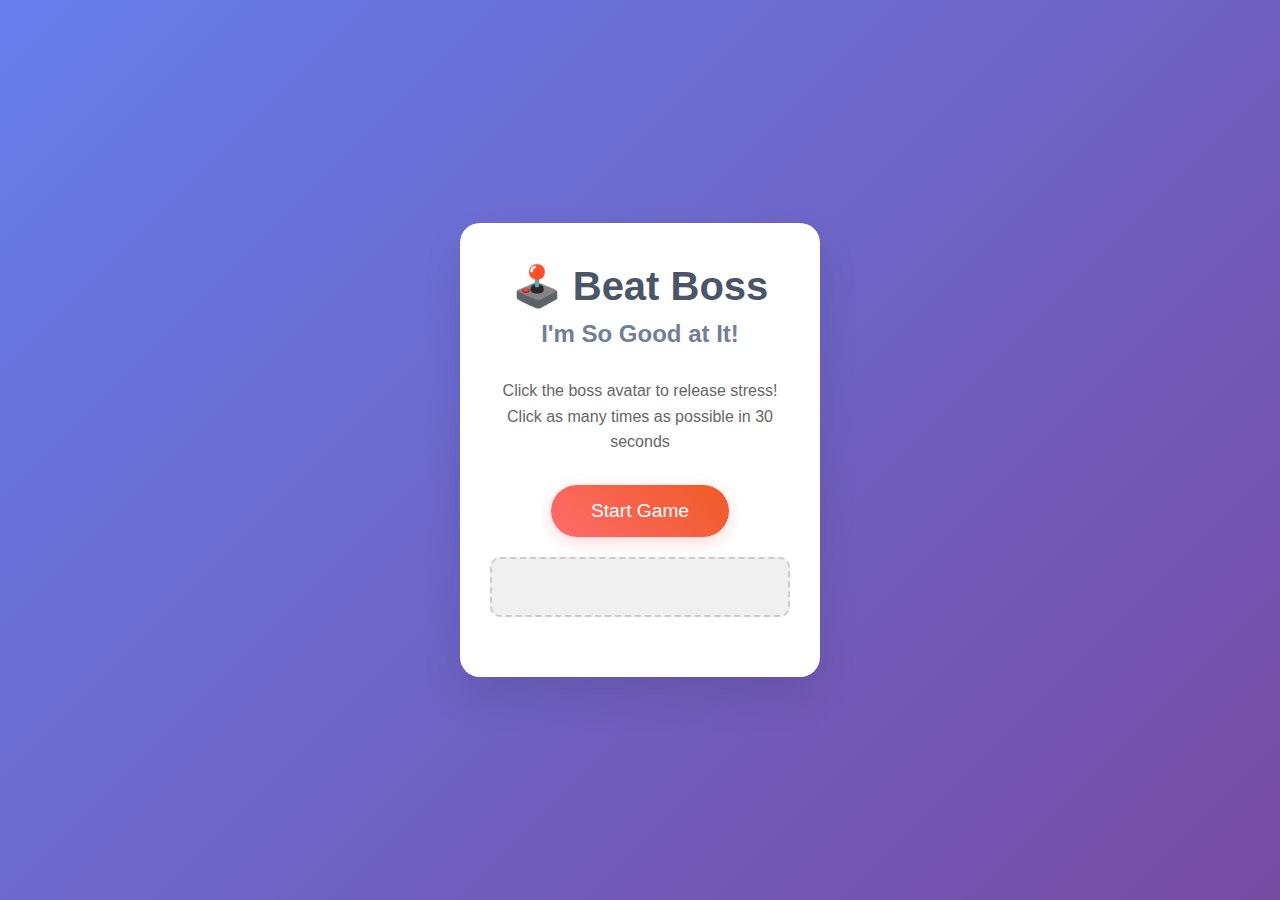
<file: index.html>
<!DOCTYPE html>
<html lang="en-US">
<head>
    <script async src="https://pagead2.googlesyndication.com/pagead/js/adsbygoogle.js?client=ca-pub-9742317454834967"
     crossorigin="anonymous"></script>
    <meta charset="UTF-8">
    <meta name="viewport" content="width=device-width, initial-scale=1.0">
    <title>Beat Boss: I'm So Good at It</title>
    <!-- 2. Google Analytics (GA4) - 建议优先加载 -->
    <script async src="https://www.googletagmanager.com/gtag/js?id=G-KRLL4XW1YB"></script>
    <script>
      window.dataLayer = window.dataLayer || [];
      function gtag(){dataLayer.push(arguments);}
      gtag('js', new Date());
      gtag('config', 'G-KRLL4XW1YB');
    </script>
    <!-- 3. Microsoft Clarity -->
    <script type="text/javascript">
      (function(c,l,a,r,i,t,y){
        c[a]=c[a]||function(){(c[a].q=c[a].q||[]).push(arguments)};
        t=l.createElement(r);t.async=1;t.src="https://www.clarity.ms/tag/"+i;
        y=l.getElementsByTagName(r)[0];y.parentNode.insertBefore(t,y);
      })(window, document, "clarity", "script", "rxve9lqddp");
    </script>
    <style>
        /* 全局样式 */
        * {
            margin: 0;
            padding: 0;
            box-sizing: border-box;
        }

        body {
            font-family: 'Arial', sans-serif;
            background: linear-gradient(135deg, #667eea 0%, #764ba2 100%);
            min-height: 100vh;
            display: flex;
            align-items: center;
            justify-content: center;
            color: #333;
        }

        .container {
            width: 100%;
            max-width: 400px;
            padding: 20px;
        }

        /* 主页样式 */
        .home-screen {
            background: white;
            border-radius: 20px;
            padding: 40px 30px;
            text-align: center;
            box-shadow: 0 20px 40px rgba(0,0,0,0.1);
            animation: fadeIn 0.8s ease-out;
        }

        .game-logo h1 {
            font-size: 2.5em;
            margin-bottom: 10px;
            color: #4a5568;
        }

        .game-logo h2 {
            font-size: 1.5em;
            color: #718096;
            margin-bottom: 30px;
        }

        .game-description {
            margin-bottom: 30px;
            color: #666;
            line-height: 1.6;
        }

        .start-btn {
            background: linear-gradient(45deg, #ff6b6b, #ee5a24);
            color: white;
            border: none;
            padding: 15px 40px;
            font-size: 1.2em;
            border-radius: 50px;
            cursor: pointer;
            transition: all 0.3s ease;
            box-shadow: 0 4px 15px rgba(255, 107, 107, 0.3);
        }

        .start-btn:hover {
            transform: translateY(-2px);
            box-shadow: 0 6px 20px rgba(255, 107, 107, 0.4);
        }

        /* 游戏页面样式 */
        .game-screen {
            background: white;
            border-radius: 20px;
            padding: 20px;
            text-align: center;
            box-shadow: 0 20px 40px rgba(0,0,0,0.1);
            animation: fadeIn 0.8s ease-out;
            display: none;
        }

        .game-header {
            display: flex;
            justify-content: space-between;
            margin-bottom: 20px;
            padding: 15px;
            background: #f8f9fa;
            border-radius: 15px;
            position: relative;
            z-index: 20;
        }

        .timer, .score {
            font-size: 1.1em;
            font-weight: bold;
            color: #4a5568;
        }

        .game-area {
            margin: 80px 0 40px 0;
            position: relative;
        }

        .boss-container {
            position: relative;
            display: inline-block;
            z-index: 10;
        }

        .boss-avatar {
            font-size: 6em;
            cursor: pointer;
            user-select: none;
            transition: all 0.1s ease;
            display: flex;
            flex-direction: column;
            align-items: center;
            padding: 20px;
            border-radius: 20px;
            background: #f8f9fa;
            box-shadow: 0 8px 25px rgba(0,0,0,0.1);
        }

        .boss-avatar:hover {
            transform: scale(1.05);
        }

        .boss-avatar:active {
            transform: scale(0.95);
        }

        .boss-face {
            margin-bottom: 10px;
        }

        .speech-bubble {
            position: absolute;
            top: -50px;
            left: 50%;
            transform: translateX(-50%);
            background: #333;
            color: white;
            padding: 8px 12px;
            border-radius: 15px;
            font-size: 0.8em;
            opacity: 0;
            transition: all 0.3s ease;
            white-space: normal;
            z-index: 15;
            max-width: 260px;
            min-width: 160px;
            text-align: center;
            line-height: 1.2;
            word-wrap: break-word;
        }

        .speech-bubble::after {
            content: '';
            position: absolute;
            bottom: -8px;
            left: 50%;
            transform: translateX(-50%);
            border-left: 8px solid transparent;
            border-right: 8px solid transparent;
            border-top: 8px solid #333;
        }

        .speech-bubble.show {
            opacity: 1;
            transform: translateX(-50%) translateY(-5px);
        }

        .game-instructions {
            color: #666;
            font-size: 0.9em;
        }

        /* 结果页面样式 */
        .result-screen {
            background: white;
            border-radius: 20px;
            padding: 30px;
            text-align: center;
            box-shadow: 0 20px 40px rgba(0,0,0,0.1);
            animation: fadeIn 0.8s ease-out;
            display: none;
        }

        .result-header h1 {
            color: #4a5568;
            margin-bottom: 30px;
        }

        .result-stats {
            margin-bottom: 30px;
        }

        .stat-item {
            margin-bottom: 20px;
            padding: 15px;
            background: #f8f9fa;
            border-radius: 15px;
        }

        .stat-label {
            font-size: 0.9em;
            color: #666;
            margin-bottom: 5px;
        }

        .stat-value {
            font-size: 2em;
            font-weight: bold;
            color: #4a5568;
        }

        .rank-display {
            margin: 30px 0;
            padding: 25px;
            background: linear-gradient(135deg, #667eea 0%, #764ba2 100%);
            border-radius: 20px;
            color: white;
        }

        .rank-title {
            font-size: 1.5em;
            font-weight: bold;
            margin-bottom: 10px;
        }

        .rank-emoji {
            font-size: 3em;
            margin: 15px 0;
        }

        .rank-description {
            font-size: 1.1em;
            opacity: 0.9;
        }

        .result-actions {
            display: flex;
            flex-direction: column;
            gap: 15px;
        }

        .play-again-btn, .share-btn, .home-btn {
            padding: 15px 30px;
            border: none;
            border-radius: 50px;
            font-size: 1.1em;
            cursor: pointer;
            transition: all 0.3s ease;
        }

        .play-again-btn {
            background: linear-gradient(45deg, #ff6b6b, #ee5a24);
            color: white;
            box-shadow: 0 4px 15px rgba(255, 107, 107, 0.3);
        }

        .share-btn {
            background: linear-gradient(45deg, #4ecdc4, #44a08d);
            color: white;
            box-shadow: 0 4px 15px rgba(78, 205, 196, 0.3);
        }

        .home-btn {
            background: #f8f9fa;
            color: #4a5568;
            border: 2px solid #e2e8f0;
        }

        .play-again-btn:hover, .share-btn:hover, .home-btn:hover {
            transform: translateY(-2px);
        }

        /* 动画效果 */
        @keyframes fadeIn {
            from {
                opacity: 0;
                transform: translateY(20px);
            }
            to {
                opacity: 1;
                transform: translateY(0);
            }
        }

        @keyframes shake {
            0%, 100% { transform: translateX(0); }
            25% { transform: translateX(-5px); }
            75% { transform: translateX(5px); }
        }

        @keyframes bounce {
            0%, 100% { transform: scale(1); }
            50% { transform: scale(1.1); }
        }

        .shake {
            animation: shake 0.3s ease-in-out;
        }

        .bounce {
            animation: bounce 0.3s ease-in-out;
        }

        /* 响应式设计 */
        @media (max-width: 480px) {
            .container {
                padding: 10px;
            }
            
            .boss-avatar {
                font-size: 5em;
            }
            
            .game-header {
                flex-direction: column;
                gap: 10px;
                text-align: center;
                margin-bottom: 15px;
            }
            
            .game-area {
                margin: 60px 0 30px 0;
            }
            
            .result-actions {
                gap: 10px;
            }
            
            /* 移动端speech bubble样式调整 */
            .speech-bubble {
                top: -40px;
                font-size: 0.7em;
                max-width: 85%;
                min-width: 140px;
                padding: 6px 10px;
                line-height: 1.1;
                z-index: 18;
            }
            
            .speech-bubble.show {
                transform: translateX(-50%) translateY(-3px);
            }
        }

        /* Ad placeholder */
        .ad-slot {
            width: 100%;
            height: 60px;
            background: #f0f0f0;
            border: 2px dashed #ccc;
            display: flex;
            align-items: center;
            justify-content: center;
            color: #999;
            font-size: 0.8em;
            margin: 20px 0;
            border-radius: 10px;
        }

        /* 隐藏页面样式 */
        .screen {
            display: none;
        }

        .screen.active {
            display: block;
        }
    </style>
</head>
<body>
    <div class="container">
        <!-- 主页 -->
        <div class="home-screen screen active" id="homeScreen">
            <div class="game-logo">
                <h1>🕹️ Beat Boss</h1>
                <h2>I'm So Good at It!</h2>
            </div>
            <div class="game-description">
                <p>Click the boss avatar to release stress!</p>
                <p>Click as many times as possible in 30 seconds</p>
            </div>
            <button class="start-btn" onclick="startGame()">Start Game</button>
            
            <!-- Ad placeholder -->
            <div class="ad-slot">
            <script async src="https://pagead2.googlesyndication.com/pagead/js/adsbygoogle.js?client=ca-pub-9742317454834967"
     crossorigin="anonymous"></script>
            </div>
        </div>

        <!-- 游戏页面 -->
        <div class="game-screen screen" id="gameScreen">
            <div class="game-header">
                <div class="timer">
                    <span>⏱️ Time: <span id="countdown">30</span>s</span>
                </div>
                <div class="score">
                    <span>🔢 Score: <span id="score">0</span></span>
                </div>
            </div>
            
            <div class="game-area">
                <div class="boss-container">
                    <div class="boss-avatar" id="boss" onclick="hitBoss()">
                        <div class="boss-face">😠</div>
                        <div class="boss-body">👔</div>
                    </div>
                    <div class="speech-bubble" id="speechBubble"></div>
                </div>
            </div>
            
            <div class="game-instructions">
                <p>Click the boss like crazy to release stress!</p>
            </div>
        </div>

        <!-- 结果页面 -->
        <div class="result-screen screen" id="resultScreen">
            <div class="result-header">
                <h1>🎉 Game Over!</h1>
            </div>
            
            <div class="result-stats">
                <div class="stat-item">
                    <div class="stat-label">Total Hits</div>
                    <div class="stat-value" id="finalScore">0</div>
                </div>
                
                <div class="stat-item">
                    <div class="stat-label">Stress Relief Score</div>
                    <div class="stat-value" id="stressScore">0.0</div>
                </div>
                
                <div class="rank-display">
                    <div class="rank-title" id="rankTitle">Lazy Intern</div>
                    <div class="rank-emoji" id="rankEmoji">😐</div>
                    <div class="rank-description" id="rankDescription">Need more effort</div>
                </div>
            </div>
            
            <div class="result-actions">
                <button class="play-again-btn" onclick="playAgain()">Play Again</button>
                <button class="share-btn" onclick="shareScore()">Share Score</button>
                <button class="home-btn" onclick="goHome()">Home</button>
            </div>
        </div>
    </div>

    <script>
        // 游戏状态
        let gameState = {
            score: 0,
            timeLeft: 30,
            gameTimer: null,
            isGameActive: false
        };

        // Boss quotes
        const bossQuotes = [
            "Where's my raise, huh?",
            "Stop scheduling 8am meetings!",
            "I'm not your therapist!",
            "Say 'circle back' one more time!",
            "My PTO was approved!",
            "Work-life balance? What balance?",
            "Micromanage THIS!",
            "No more unpaid overtime!",
            "Delete my weekend tasks!",
            "This is for every 'quick sync' ever!",
            "I'm not paid enough for this!",
            "That's it, I'm going freelance!",
            "You can't gaslight me forever!",
            "Don't CC me on nonsense!",
            "Get your own coffee!",
            "One more spreadsheet and I scream!",
            "I muted you on Slack!",
            "Take your toxic culture and go!",
            "Performance review? Review THIS!",
            "You call this 'leadership'?"
        ];

        // Ranking system
        const rankSystem = [
            { min: 0, max: 49, title: "Lazy Intern", emoji: "😐", description: "Need more effort" },
            { min: 50, max: 99, title: "Cubicle Warrior", emoji: "🙂", description: "Feeling better" },
            { min: 100, max: 149, title: "Office Terminator", emoji: "😎", description: "Solid smash" },
            { min: 150, max: 199, title: "Stress Buster Pro", emoji: "😤", description: "Excellent relief" },
            { min: 200, max: Infinity, title: "Boss Destroyer", emoji: "🤯", description: "Maximum smash" }
        ];

        // 页面切换函数
        function showScreen(screenName) {
            // 隐藏所有页面
            document.querySelectorAll('.screen').forEach(screen => {
                screen.classList.remove('active');
            });
            
            // 显示指定页面
            document.getElementById(screenName).classList.add('active');
        }

        // Start game
        function startGame() {
            showScreen('gameScreen');
            initializeGame();
        }

        // Initialize game
        function initializeGame() {
            gameState.score = 0;
            gameState.timeLeft = 30;
            gameState.isGameActive = true;
            
            updateDisplay();
            startTimer();
            
            // Add keyboard support
            document.addEventListener('keydown', function(e) {
                if (e.code === 'Space' && gameState.isGameActive) {
                    e.preventDefault();
                    hitBoss();
                }
            });
        }

        // Start timer
        function startTimer() {
            gameState.gameTimer = setInterval(function() {
                gameState.timeLeft--;
                updateDisplay();
                
                if (gameState.timeLeft <= 0) {
                    endGame();
                }
            }, 1000);
        }

        // Hit boss
        function hitBoss() {
            if (!gameState.isGameActive) return;
            
            gameState.score++;
            updateDisplay();
            
            // Add animation effect
            const boss = document.getElementById('boss');
            boss.classList.add('shake');
            setTimeout(() => boss.classList.remove('shake'), 300);
            
            // Show random quote
            showBossQuote();
            
            // Change boss expression
            changeBossExpression();
        }

        // Show boss quote
        function showBossQuote() {
            const speechBubble = document.getElementById('speechBubble');
            if (!speechBubble) {
                console.error('Speech bubble element not found!');
                return;
            }
            
            const randomQuote = bossQuotes[Math.floor(Math.random() * bossQuotes.length)];
            
            // 确保先清除之前的show类
            speechBubble.classList.remove('show');
            
            // 设置文本内容
            speechBubble.textContent = randomQuote;
            
            // 稍微延迟添加show类，确保过渡动画正常
            setTimeout(() => {
                speechBubble.classList.add('show');
            }, 10);
            
            // 设置隐藏的定时器
            setTimeout(() => {
                speechBubble.classList.remove('show');
            }, 2500);
        }

        // Change boss expression
        function changeBossExpression() {
            const bossFace = document.querySelector('.boss-face');
            const expressions = ['😠', '😡', '🤬', '😤', '😵', '🥴', '😰'];
            const randomExpression = expressions[Math.floor(Math.random() * expressions.length)];
            
            bossFace.textContent = randomExpression;
            
            // Restore original expression after 2 seconds
            setTimeout(() => {
                bossFace.textContent = '😠';
            }, 2000);
        }

        // Update display
        function updateDisplay() {
            const countdownElement = document.getElementById('countdown');
            const scoreElement = document.getElementById('score');
            
            if (countdownElement) countdownElement.textContent = gameState.timeLeft;
            if (scoreElement) scoreElement.textContent = gameState.score;
        }

        // End game
        function endGame() {
            gameState.isGameActive = false;
            clearInterval(gameState.gameTimer);
            
            // Save score to local storage
            localStorage.setItem('gameScore', gameState.score);
            localStorage.setItem('gameTime', new Date().toISOString());
            
            // Redirect to results page
            setTimeout(() => {
                showScreen('resultScreen');
                displayResults();
            }, 1000);
        }

        // Display results
        function displayResults() {
            const score = parseInt(localStorage.getItem('gameScore')) || 0;
            const stressScore = (score / 30).toFixed(1); // Clicks per second
            
            // Update score display
            document.getElementById('finalScore').textContent = score;
            document.getElementById('stressScore').textContent = stressScore;
            
            // Calculate rank
            const rank = calculateRank(score);
            document.getElementById('rankTitle').textContent = rank.title;
            document.getElementById('rankEmoji').textContent = rank.emoji;
            document.getElementById('rankDescription').textContent = rank.description;
            
            // Add animation effects
            animateResults();
        }

        // Calculate rank
        function calculateRank(score) {
            for (let rank of rankSystem) {
                if (score >= rank.min && score <= rank.max) {
                    return rank;
                }
            }
            return rankSystem[0]; // Default to first rank
        }

        // Results page animation
        function animateResults() {
            const statValues = document.querySelectorAll('.stat-value');
            statValues.forEach((element, index) => {
                setTimeout(() => {
                    element.classList.add('bounce');
                }, index * 200);
            });
        }

        // Play again
        function playAgain() {
            showScreen('gameScreen');
            initializeGame();
        }

        // Share score
        function shareScore() {
            const score = parseInt(localStorage.getItem('gameScore')) || 0;
            const rank = calculateRank(score);
            const shareText = `I scored ${score} points in "Beat Boss" game and achieved the rank "${rank.title}"! ${rank.emoji} Can you beat my score?`;
            
            if (navigator.share) {
                // Use native share API (mobile devices)
                navigator.share({
                    title: 'Beat Boss - My Score',
                    text: shareText,
                    url: window.location.origin
                });
            } else {
                // Copy to clipboard
                if (navigator.clipboard) {
                    navigator.clipboard.writeText(shareText).then(() => {
                        alert('Score copied to clipboard!');
                    });
                } else {
                    // Fallback method
                    const textArea = document.createElement('textarea');
                    textArea.value = shareText;
                    document.body.appendChild(textArea);
                    textArea.select();
                    document.execCommand('copy');
                    document.body.removeChild(textArea);
                    alert('Score copied to clipboard!');
                }
            }
        }

        // Go home
        function goHome() {
            showScreen('homeScreen');
        }

        // Add touch support (mobile devices)
        document.addEventListener('touchstart', function(e) {
            if (e.target.id === 'boss' && gameState.isGameActive) {
                e.preventDefault();
                hitBoss();
            }
        });

        // Prevent double-tap zoom (mobile devices)
        document.addEventListener('touchend', function(e) {
            if (e.target.id === 'boss') {
                e.preventDefault();
            }
        });

        // Page Visibility API - pause game when page is not visible
        document.addEventListener('visibilitychange', function() {
            if (document.hidden && gameState.isGameActive) {
                // Pause when page is hidden
                if (gameState.gameTimer) {
                    clearInterval(gameState.gameTimer);
                }
            } else if (!document.hidden && gameState.isGameActive && gameState.timeLeft > 0) {
                // Resume when page is visible
                startTimer();
            }
        });

        // Error handling
        window.addEventListener('error', function(e) {
            console.error('Game error:', e.error);
        });
    </script>
    <script async src="https://pagead2.googlesyndication.com/pagead/js/adsbygoogle.js?client=ca-pub-9742317454834967"
     crossorigin="anonymous"></script>
<!-- 广告1 -->
<ins class="adsbygoogle"
     style="display:block"
     data-ad-client="ca-pub-9742317454834967"
     data-ad-slot="4355597227"
     data-ad-format="auto"
     data-full-width-responsive="true"></ins>
<script>
     (adsbygoogle = window.adsbygoogle || []).push({});
</script>
</body>
</html>
</file>
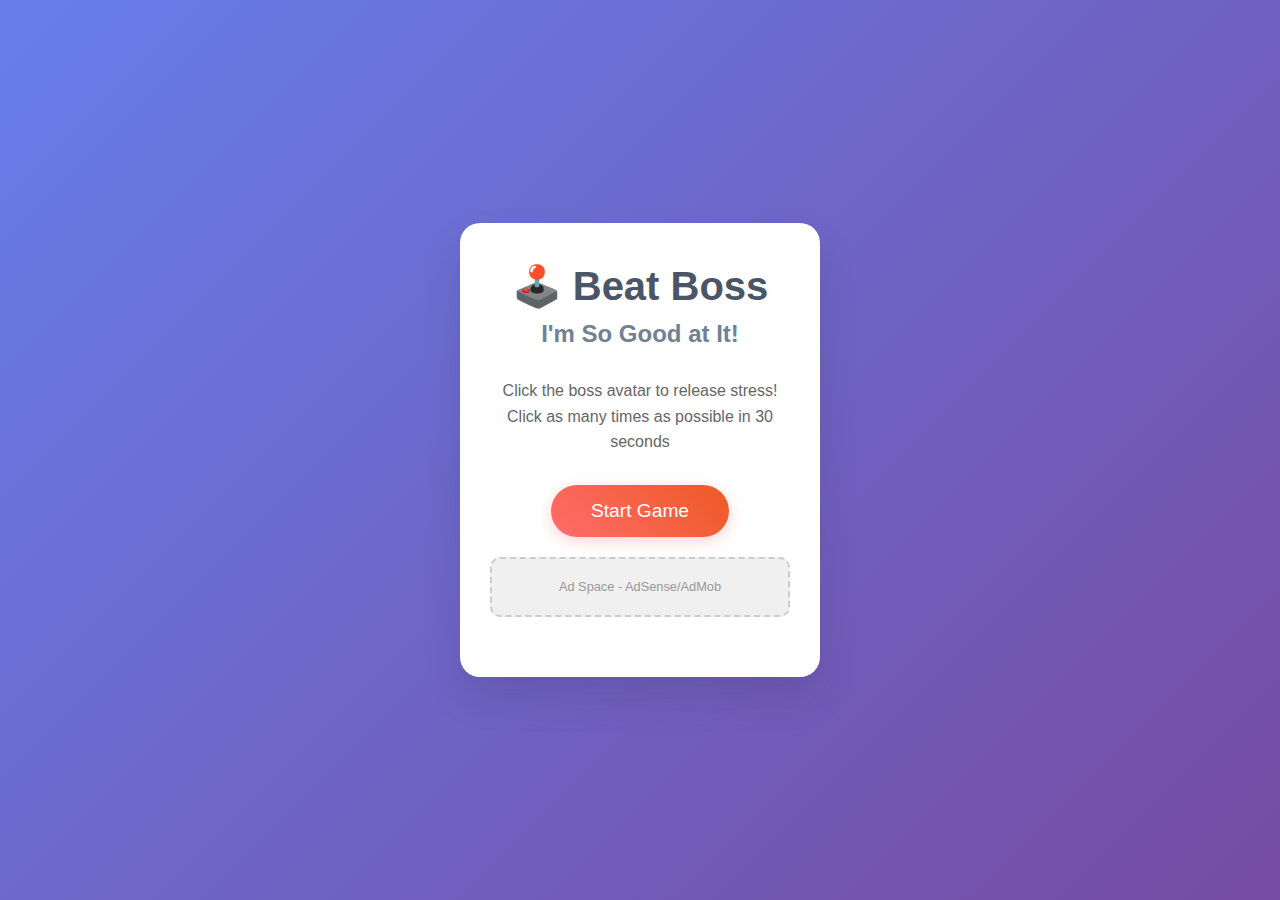
<file: BeatBoss/index.html>
<!DOCTYPE html>
<html lang="en-US">
<head>
    <meta charset="UTF-8">
    <meta name="viewport" content="width=device-width, initial-scale=1.0">
    <title>Beat Boss: I'm So Good at It</title>
    <link rel="stylesheet" href="style.css">
</head>
<body>
    <div class="container">
        <div class="home-screen">
            <div class="game-logo">
                <h1>🕹️ Beat Boss</h1>
                <h2>I'm So Good at It!</h2>
            </div>
            <div class="game-description">
                <p>Click the boss avatar to release stress!</p>
                <p>Click as many times as possible in 30 seconds</p>
            </div>
            <button class="start-btn" onclick="startGame()">Start Game</button>
            
            <!-- Ad placeholder -->
            <div class="ad-slot">
                Ad Space - AdSense/AdMob
            </div>
        </div>
    </div>
    <script src="main.js"></script>
</body>
</html>
</file>
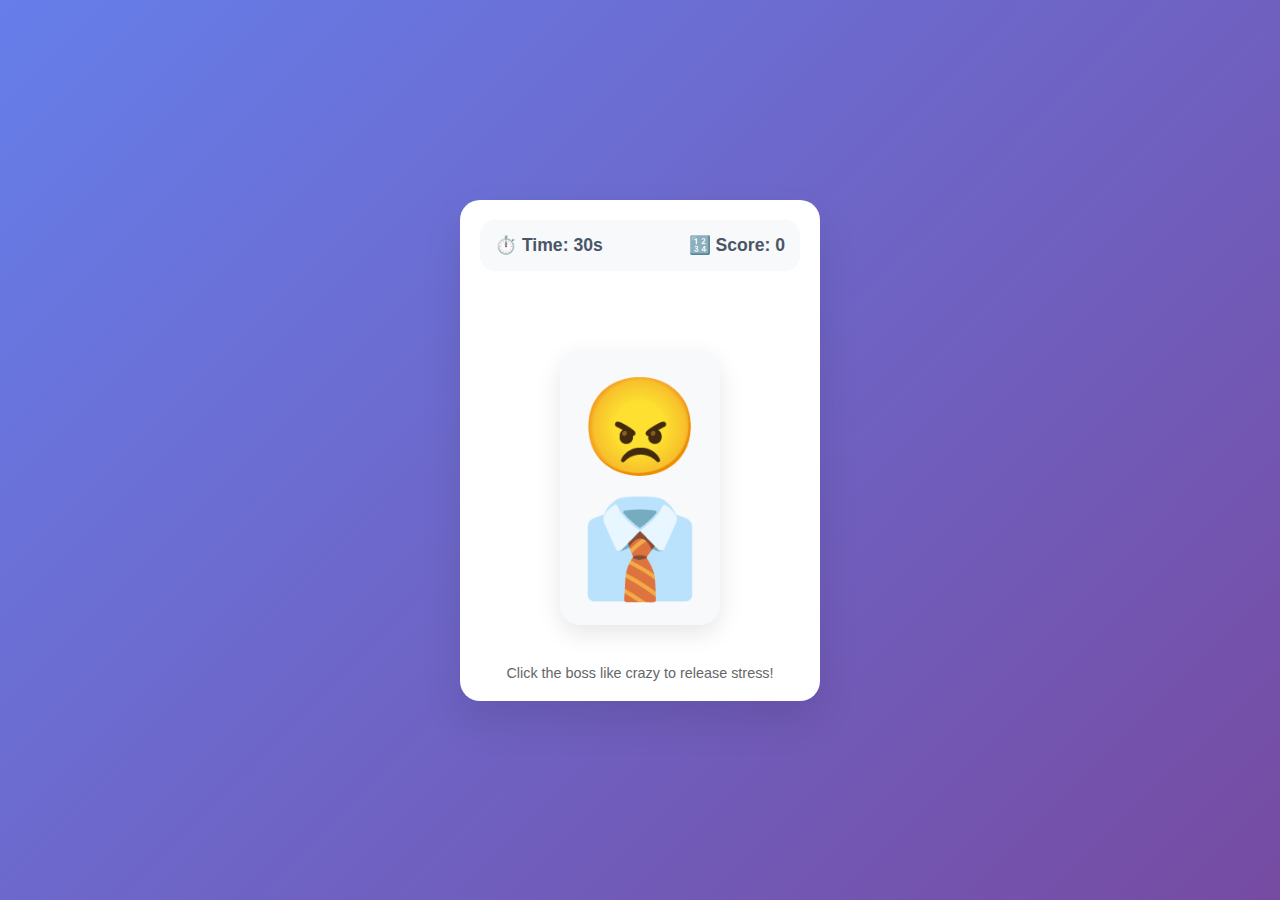
<file: game.html>
<!DOCTYPE html>
<html lang="en-US">
<head>
    <meta charset="UTF-8">
    <meta name="viewport" content="width=device-width, initial-scale=1.0">
    <title>Beat Boss - Playing</title>
    <link rel="stylesheet" href="style.css">
</head>
<body>
    <div class="container">
        <div class="game-screen">
            <div class="game-header">
                <div class="timer">
                    <span>⏱️ Time: <span id="countdown">30</span>s</span>
                </div>
                <div class="score">
                    <span>🔢 Score: <span id="score">0</span></span>
                </div>
            </div>
            
            <div class="game-area">
                <div class="boss-container">
                    <div class="boss-avatar" id="boss" onclick="hitBoss()">
                        <div class="boss-face">😠</div>
                        <div class="boss-body">👔</div>
                    </div>
                    <div class="speech-bubble" id="speechBubble"></div>
                </div>
            </div>
            
            <div class="game-instructions">
                <p>Click the boss like crazy to release stress!</p>
            </div>
        </div>
    </div>
    <script src="main.js"></script>
</body>
</html>
</file>
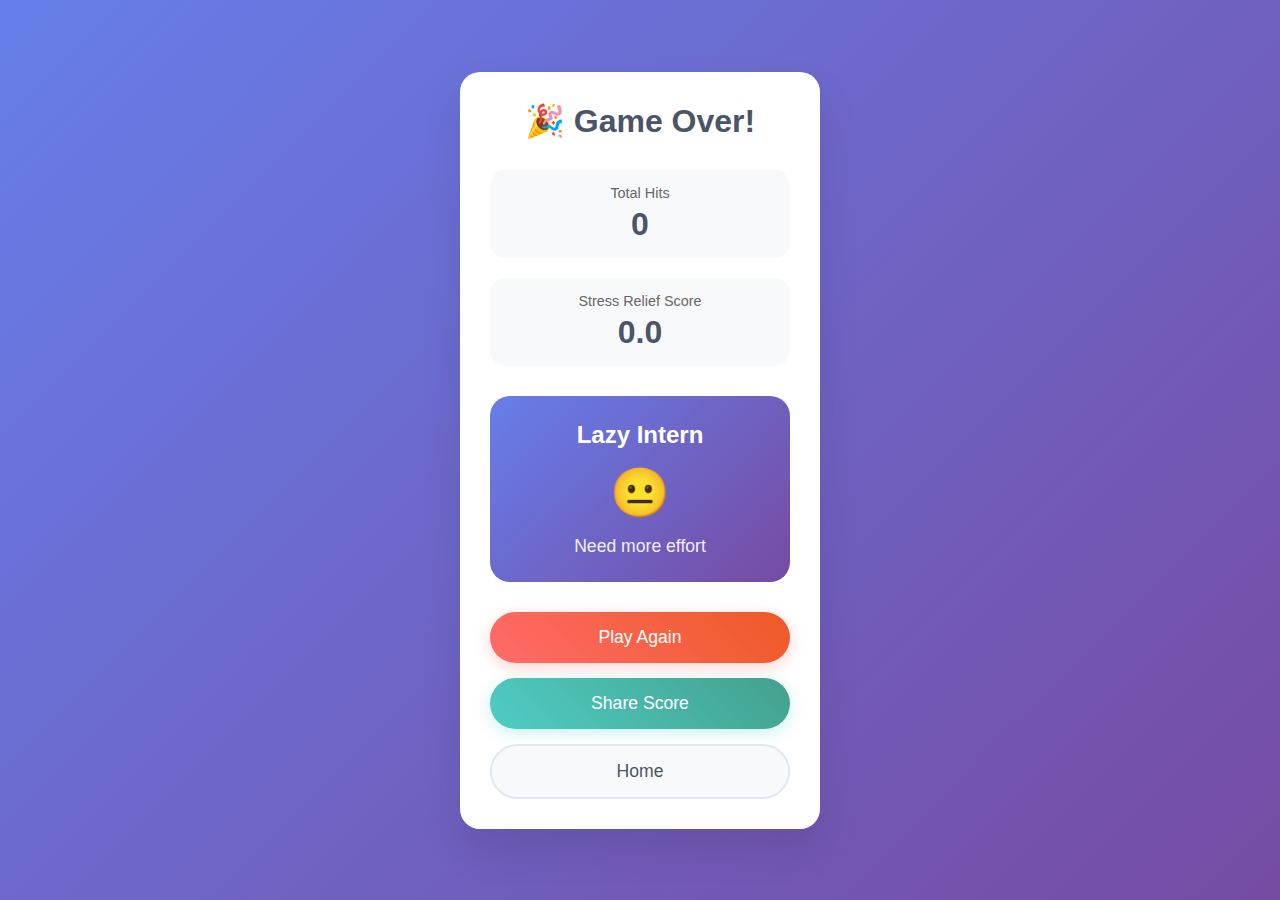
<file: result.html>
<!DOCTYPE html>
<html lang="en-US">
<head>
    <meta charset="UTF-8">
    <meta name="viewport" content="width=device-width, initial-scale=1.0">
    <title>Beat Boss - Results</title>
    <link rel="stylesheet" href="style.css">
</head>
<body>
    <div class="container">
        <div class="result-screen">
            <div class="result-header">
                <h1>🎉 Game Over!</h1>
            </div>
            
            <div class="result-stats">
                <div class="stat-item">
                    <div class="stat-label">Total Hits</div>
                    <div class="stat-value" id="finalScore">0</div>
                </div>
                
                <div class="stat-item">
                    <div class="stat-label">Stress Relief Score</div>
                    <div class="stat-value" id="stressScore">0.0</div>
                </div>
                
                <div class="rank-display">
                    <div class="rank-title" id="rankTitle">Lazy Intern</div>
                    <div class="rank-emoji" id="rankEmoji">😐</div>
                    <div class="rank-description" id="rankDescription">Need more effort</div>
                </div>
            </div>
            
            <div class="result-actions">
                <button class="play-again-btn" onclick="playAgain()">Play Again</button>
                <button class="share-btn" onclick="shareScore()">Share Score</button>
                <button class="home-btn" onclick="goHome()">Home</button>
            </div>
        </div>
    </div>
    <script src="main.js"></script>
</body>
</html>
</file>
<file: BeatBoss/style.css>
/* 全局样式 */
* {
    margin: 0;
    padding: 0;
    box-sizing: border-box;
}

body {
    font-family: 'Arial', sans-serif;
    background: linear-gradient(135deg, #667eea 0%, #764ba2 100%);
    min-height: 100vh;
    display: flex;
    align-items: center;
    justify-content: center;
    color: #333;
}

.container {
    width: 100%;
    max-width: 400px;
    padding: 20px;
}

/* 主页样式 */
.home-screen {
    background: white;
    border-radius: 20px;
    padding: 40px 30px;
    text-align: center;
    box-shadow: 0 20px 40px rgba(0,0,0,0.1);
    animation: fadeIn 0.8s ease-out;
}

.game-logo h1 {
    font-size: 2.5em;
    margin-bottom: 10px;
    color: #4a5568;
}

.game-logo h2 {
    font-size: 1.5em;
    color: #718096;
    margin-bottom: 30px;
}

.game-description {
    margin-bottom: 30px;
    color: #666;
    line-height: 1.6;
}

.start-btn {
    background: linear-gradient(45deg, #ff6b6b, #ee5a24);
    color: white;
    border: none;
    padding: 15px 40px;
    font-size: 1.2em;
    border-radius: 50px;
    cursor: pointer;
    transition: all 0.3s ease;
    box-shadow: 0 4px 15px rgba(255, 107, 107, 0.3);
}

.start-btn:hover {
    transform: translateY(-2px);
    box-shadow: 0 6px 20px rgba(255, 107, 107, 0.4);
}

/* 游戏页面样式 */
.game-screen {
    background: white;
    border-radius: 20px;
    padding: 20px;
    text-align: center;
    box-shadow: 0 20px 40px rgba(0,0,0,0.1);
    animation: fadeIn 0.8s ease-out;
}

.game-header {
    display: flex;
    justify-content: space-between;
    margin-bottom: 30px;
    padding: 15px;
    background: #f8f9fa;
    border-radius: 15px;
}

.timer, .score {
    font-size: 1.1em;
    font-weight: bold;
    color: #4a5568;
}

.game-area {
    margin: 40px 0;
    position: relative;
}

.boss-container {
    position: relative;
    display: inline-block;
}

.boss-avatar {
    font-size: 6em;
    cursor: pointer;
    user-select: none;
    transition: all 0.1s ease;
    display: flex;
    flex-direction: column;
    align-items: center;
    padding: 20px;
    border-radius: 20px;
    background: #f8f9fa;
    box-shadow: 0 8px 25px rgba(0,0,0,0.1);
}

.boss-avatar:hover {
    transform: scale(1.05);
}

.boss-avatar:active {
    transform: scale(0.95);
}

.boss-face {
    margin-bottom: 10px;
}

.speech-bubble {
    position: absolute;
    top: -60px;
    left: 50%;
    transform: translateX(-50%);
    background: #333;
    color: white;
    padding: 10px 15px;
    border-radius: 20px;
    font-size: 0.9em;
    opacity: 0;
    transition: all 0.3s ease;
    white-space: nowrap;
    z-index: 10;
}

.speech-bubble::after {
    content: '';
    position: absolute;
    bottom: -8px;
    left: 50%;
    transform: translateX(-50%);
    border-left: 8px solid transparent;
    border-right: 8px solid transparent;
    border-top: 8px solid #333;
}

.speech-bubble.show {
    opacity: 1;
    transform: translateX(-50%) translateY(-10px);
}

.game-instructions {
    color: #666;
    font-size: 0.9em;
}

/* 结果页面样式 */
.result-screen {
    background: white;
    border-radius: 20px;
    padding: 30px;
    text-align: center;
    box-shadow: 0 20px 40px rgba(0,0,0,0.1);
    animation: fadeIn 0.8s ease-out;
}

.result-header h1 {
    color: #4a5568;
    margin-bottom: 30px;
}

.result-stats {
    margin-bottom: 30px;
}

.stat-item {
    margin-bottom: 20px;
    padding: 15px;
    background: #f8f9fa;
    border-radius: 15px;
}

.stat-label {
    font-size: 0.9em;
    color: #666;
    margin-bottom: 5px;
}

.stat-value {
    font-size: 2em;
    font-weight: bold;
    color: #4a5568;
}

.rank-display {
    margin: 30px 0;
    padding: 25px;
    background: linear-gradient(135deg, #667eea 0%, #764ba2 100%);
    border-radius: 20px;
    color: white;
}

.rank-title {
    font-size: 1.5em;
    font-weight: bold;
    margin-bottom: 10px;
}

.rank-emoji {
    font-size: 3em;
    margin: 15px 0;
}

.rank-description {
    font-size: 1.1em;
    opacity: 0.9;
}

.result-actions {
    display: flex;
    flex-direction: column;
    gap: 15px;
}

.play-again-btn, .share-btn, .home-btn {
    padding: 15px 30px;
    border: none;
    border-radius: 50px;
    font-size: 1.1em;
    cursor: pointer;
    transition: all 0.3s ease;
}

.play-again-btn {
    background: linear-gradient(45deg, #ff6b6b, #ee5a24);
    color: white;
    box-shadow: 0 4px 15px rgba(255, 107, 107, 0.3);
}

.share-btn {
    background: linear-gradient(45deg, #4ecdc4, #44a08d);
    color: white;
    box-shadow: 0 4px 15px rgba(78, 205, 196, 0.3);
}

.home-btn {
    background: #f8f9fa;
    color: #4a5568;
    border: 2px solid #e2e8f0;
}

.play-again-btn:hover, .share-btn:hover, .home-btn:hover {
    transform: translateY(-2px);
}

/* 动画效果 */
@keyframes fadeIn {
    from {
        opacity: 0;
        transform: translateY(20px);
    }
    to {
        opacity: 1;
        transform: translateY(0);
    }
}

@keyframes shake {
    0%, 100% { transform: translateX(0); }
    25% { transform: translateX(-5px); }
    75% { transform: translateX(5px); }
}

@keyframes bounce {
    0%, 100% { transform: scale(1); }
    50% { transform: scale(1.1); }
}

.shake {
    animation: shake 0.3s ease-in-out;
}

.bounce {
    animation: bounce 0.3s ease-in-out;
}

/* 响应式设计 */
@media (max-width: 480px) {
    .container {
        padding: 10px;
    }
    
    .boss-avatar {
        font-size: 5em;
    }
    
    .game-header {
        flex-direction: column;
        gap: 10px;
        text-align: center;
    }
    
    .result-actions {
        gap: 10px;
    }
}

/* Ad placeholder */
.ad-slot {
    width: 100%;
    height: 60px;
    background: #f0f0f0;
    border: 2px dashed #ccc;
    display: flex;
    align-items: center;
    justify-content: center;
    color: #999;
    font-size: 0.8em;
    margin: 20px 0;
    border-radius: 10px;
}
</file>
<file: style.css>
/* 全局样式 */
* {
    margin: 0;
    padding: 0;
    box-sizing: border-box;
}

body {
    font-family: 'Arial', sans-serif;
    background: linear-gradient(135deg, #667eea 0%, #764ba2 100%);
    min-height: 100vh;
    display: flex;
    align-items: center;
    justify-content: center;
    color: #333;
}

.container {
    width: 100%;
    max-width: 400px;
    padding: 20px;
}

/* 主页样式 */
.home-screen {
    background: white;
    border-radius: 20px;
    padding: 40px 30px;
    text-align: center;
    box-shadow: 0 20px 40px rgba(0,0,0,0.1);
    animation: fadeIn 0.8s ease-out;
}

.game-logo h1 {
    font-size: 2.5em;
    margin-bottom: 10px;
    color: #4a5568;
}

.game-logo h2 {
    font-size: 1.5em;
    color: #718096;
    margin-bottom: 30px;
}

.game-description {
    margin-bottom: 30px;
    color: #666;
    line-height: 1.6;
}

.start-btn {
    background: linear-gradient(45deg, #ff6b6b, #ee5a24);
    color: white;
    border: none;
    padding: 15px 40px;
    font-size: 1.2em;
    border-radius: 50px;
    cursor: pointer;
    transition: all 0.3s ease;
    box-shadow: 0 4px 15px rgba(255, 107, 107, 0.3);
}

.start-btn:hover {
    transform: translateY(-2px);
    box-shadow: 0 6px 20px rgba(255, 107, 107, 0.4);
}

/* 游戏页面样式 */
.game-screen {
    background: white;
    border-radius: 20px;
    padding: 20px;
    text-align: center;
    box-shadow: 0 20px 40px rgba(0,0,0,0.1);
    animation: fadeIn 0.8s ease-out;
}

.game-header {
    display: flex;
    justify-content: space-between;
    margin-bottom: 20px;
    padding: 15px;
    background: #f8f9fa;
    border-radius: 15px;
    position: relative;
    z-index: 20;
}

.timer, .score {
    font-size: 1.1em;
    font-weight: bold;
    color: #4a5568;
}

.game-area {
    margin: 80px 0 40px 0;
    position: relative;
}

.boss-container {
    position: relative;
    display: inline-block;
    z-index: 10;
}

.boss-avatar {
    font-size: 6em;
    cursor: pointer;
    user-select: none;
    transition: all 0.1s ease;
    display: flex;
    flex-direction: column;
    align-items: center;
    padding: 20px;
    border-radius: 20px;
    background: #f8f9fa;
    box-shadow: 0 8px 25px rgba(0,0,0,0.1);
}

.boss-avatar:hover {
    transform: scale(1.05);
}

.boss-avatar:active {
    transform: scale(0.95);
}

.boss-face {
    margin-bottom: 10px;
}

.speech-bubble {
    position: absolute;
    top: -50px;
    left: 50%;
    transform: translateX(-50%);
    background: #333;
    color: white;
    padding: 8px 12px;
    border-radius: 15px;
    font-size: 0.8em;
    opacity: 0;
    transition: all 0.3s ease;
    white-space: normal;
    z-index: 15;
    max-width: 260px;
    min-width: 160px;
    text-align: center;
    line-height: 1.2;
    word-wrap: break-word;
}

.speech-bubble::after {
    content: '';
    position: absolute;
    bottom: -8px;
    left: 50%;
    transform: translateX(-50%);
    border-left: 8px solid transparent;
    border-right: 8px solid transparent;
    border-top: 8px solid #333;
}

.speech-bubble.show {
    opacity: 1;
    transform: translateX(-50%) translateY(-5px);
}

.game-instructions {
    color: #666;
    font-size: 0.9em;
}

/* 结果页面样式 */
.result-screen {
    background: white;
    border-radius: 20px;
    padding: 30px;
    text-align: center;
    box-shadow: 0 20px 40px rgba(0,0,0,0.1);
    animation: fadeIn 0.8s ease-out;
}

.result-header h1 {
    color: #4a5568;
    margin-bottom: 30px;
}

.result-stats {
    margin-bottom: 30px;
}

.stat-item {
    margin-bottom: 20px;
    padding: 15px;
    background: #f8f9fa;
    border-radius: 15px;
}

.stat-label {
    font-size: 0.9em;
    color: #666;
    margin-bottom: 5px;
}

.stat-value {
    font-size: 2em;
    font-weight: bold;
    color: #4a5568;
}

.rank-display {
    margin: 30px 0;
    padding: 25px;
    background: linear-gradient(135deg, #667eea 0%, #764ba2 100%);
    border-radius: 20px;
    color: white;
}

.rank-title {
    font-size: 1.5em;
    font-weight: bold;
    margin-bottom: 10px;
}

.rank-emoji {
    font-size: 3em;
    margin: 15px 0;
}

.rank-description {
    font-size: 1.1em;
    opacity: 0.9;
}

.result-actions {
    display: flex;
    flex-direction: column;
    gap: 15px;
}

.play-again-btn, .share-btn, .home-btn {
    padding: 15px 30px;
    border: none;
    border-radius: 50px;
    font-size: 1.1em;
    cursor: pointer;
    transition: all 0.3s ease;
}

.play-again-btn {
    background: linear-gradient(45deg, #ff6b6b, #ee5a24);
    color: white;
    box-shadow: 0 4px 15px rgba(255, 107, 107, 0.3);
}

.share-btn {
    background: linear-gradient(45deg, #4ecdc4, #44a08d);
    color: white;
    box-shadow: 0 4px 15px rgba(78, 205, 196, 0.3);
}

.home-btn {
    background: #f8f9fa;
    color: #4a5568;
    border: 2px solid #e2e8f0;
}

.play-again-btn:hover, .share-btn:hover, .home-btn:hover {
    transform: translateY(-2px);
}

/* 动画效果 */
@keyframes fadeIn {
    from {
        opacity: 0;
        transform: translateY(20px);
    }
    to {
        opacity: 1;
        transform: translateY(0);
    }
}

@keyframes shake {
    0%, 100% { transform: translateX(0); }
    25% { transform: translateX(-5px); }
    75% { transform: translateX(5px); }
}

@keyframes bounce {
    0%, 100% { transform: scale(1); }
    50% { transform: scale(1.1); }
}

.shake {
    animation: shake 0.3s ease-in-out;
}

.bounce {
    animation: bounce 0.3s ease-in-out;
}

/* 响应式设计 */
@media (max-width: 480px) {
    .container {
        padding: 10px;
    }
    
    .boss-avatar {
        font-size: 5em;
    }
    
    .game-header {
        flex-direction: column;
        gap: 10px;
        text-align: center;
        margin-bottom: 15px;
    }
    
    .game-area {
        margin: 60px 0 30px 0;
    }
    
    .result-actions {
        gap: 10px;
    }
    
    /* 移动端speech bubble样式调整 */
    .speech-bubble {
        top: -40px; /* 移动端放在头像和header之间 */
        font-size: 0.7em;
        max-width: 85%; /* 使用百分比，确保不超出屏幕 */
        min-width: 140px;
        padding: 6px 10px;
        line-height: 1.1;
        z-index: 18; /* 移动端合适的z-index */
    }
    
    .speech-bubble.show {
        transform: translateX(-50%) translateY(-3px);
    }
}

/* Ad placeholder */
.ad-slot {
    width: 100%;
    height: 60px;
    background: #f0f0f0;
    border: 2px dashed #ccc;
    display: flex;
    align-items: center;
    justify-content: center;
    color: #999;
    font-size: 0.8em;
    margin: 20px 0;
    border-radius: 10px;
}
</file>
